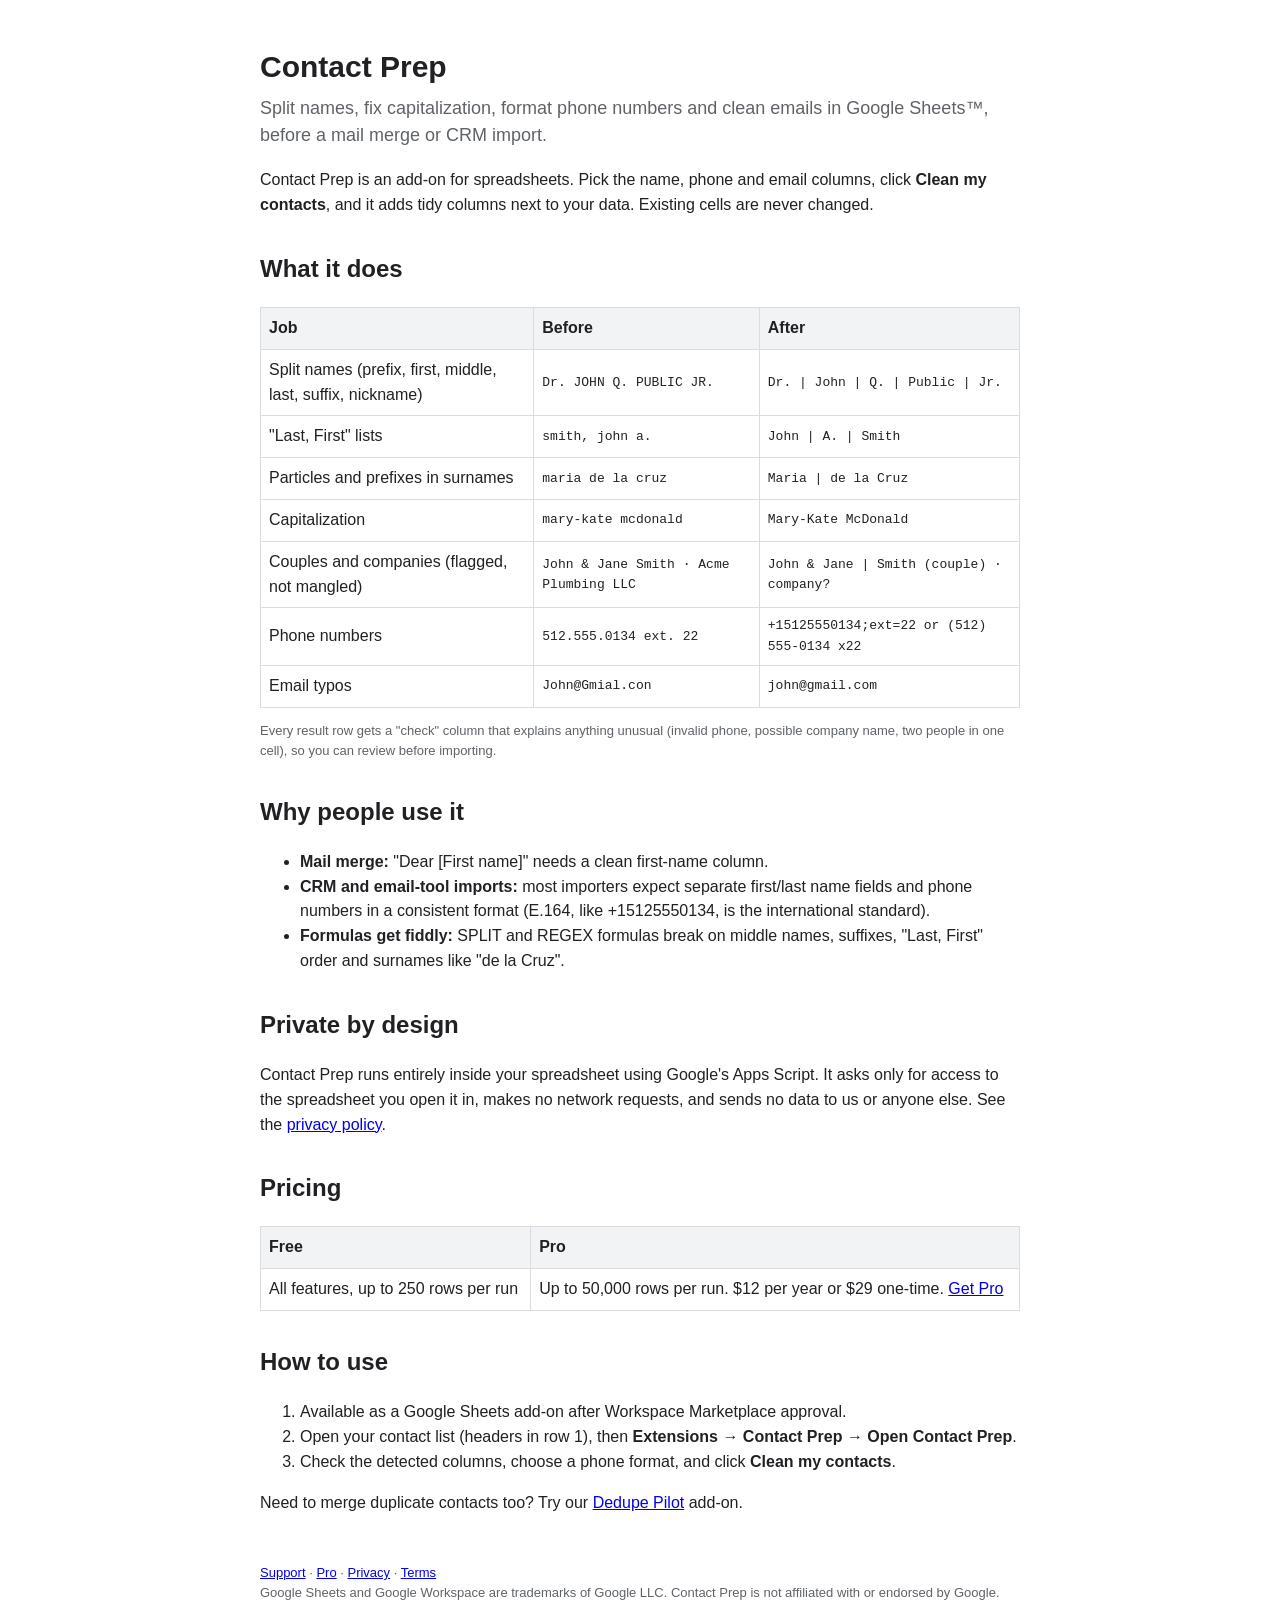
<file: index.html>
<!doctype html><html lang="en"><head><meta charset="utf-8"><meta name="viewport" content="width=device-width,initial-scale=1">
<title>Contact Prep: split names and format phone numbers in Google Sheets</title>
<meta name="description" content="Split full names into first, middle and last, fix ALL CAPS names, format phone numbers to +1 or (555) style, and fix email typos in Google Sheets. Runs inside your spreadsheet; free up to 250 rows per run.">
<link rel="canonical" href="https://nxrivard-sudo.github.io/contact-prep/">
<link rel="stylesheet" href="style.css"></head><body>
<h1>Contact Prep</h1>
<p class="sub">Split names, fix capitalization, format phone numbers and clean emails in Google Sheets&trade;, before a mail merge or CRM import.</p>
<p>Contact Prep is an add-on for spreadsheets. Pick the name, phone and email columns, click <b>Clean my contacts</b>, and it adds tidy columns next to your data. Existing cells are never changed.</p>
<h2>What it does</h2>
<table class="grid"><tr><th>Job</th><th>Before</th><th>After</th></tr>
<tr><td>Split names (prefix, first, middle, last, suffix, nickname)</td><td>Dr. JOHN Q. PUBLIC JR.</td><td>Dr. | John | Q. | Public | Jr.</td></tr>
<tr><td>"Last, First" lists</td><td>smith, john a.</td><td>John | A. | Smith</td></tr>
<tr><td>Particles and prefixes in surnames</td><td>maria de la cruz</td><td>Maria | de la Cruz</td></tr>
<tr><td>Capitalization</td><td>mary-kate mcdonald</td><td>Mary-Kate McDonald</td></tr>
<tr><td>Couples and companies (flagged, not mangled)</td><td>John & Jane Smith &middot; Acme Plumbing LLC</td><td>John & Jane | Smith (couple) &middot; company?</td></tr>
<tr><td>Phone numbers</td><td>512.555.0134 ext. 22</td><td>+15125550134;ext=22 or (512) 555-0134 x22</td></tr>
<tr><td>Email typos</td><td>John@Gmial.con</td><td>john@gmail.com</td></tr></table>
<p class="note">Every result row gets a "check" column that explains anything unusual (invalid phone, possible company name, two people in one cell), so you can review before importing.</p>
<h2>Why people use it</h2>
<ul><li><b>Mail merge:</b> "Dear [First name]" needs a clean first-name column.</li>
<li><b>CRM and email-tool imports:</b> most importers expect separate first/last name fields and phone numbers in a consistent format (E.164, like +15125550134, is the international standard).</li>
<li><b>Formulas get fiddly:</b> SPLIT and REGEX formulas break on middle names, suffixes, "Last, First" order and surnames like "de la Cruz".</li></ul>
<h2>Private by design</h2>
<p>Contact Prep runs entirely inside your spreadsheet using Google's Apps Script. It asks only for access to the spreadsheet you open it in, makes no network requests, and sends no data to us or anyone else. See the <a href="privacy.html">privacy policy</a>.</p>
<h2>Pricing</h2>
<table><tr><th>Free</th><th>Pro</th></tr><tr><td>All features, up to 250 rows per run</td><td>Up to 50,000 rows per run. $12 per year or $29 one-time. <a href="pro.html">Get Pro</a></td></tr></table>
<h2>How to use</h2>
<ol><li>Available as a Google Sheets add-on after Workspace Marketplace approval.</li>
<li>Open your contact list (headers in row 1), then <b>Extensions &rarr; Contact Prep &rarr; Open Contact Prep</b>.</li>
<li>Check the detected columns, choose a phone format, and click <b>Clean my contacts</b>.</li></ol>
<p>Need to merge duplicate contacts too? Try our <a href="https://nxrivard-sudo.github.io/dedupe-pilot/">Dedupe Pilot</a> add-on.</p>
<footer><a href="support.html">Support</a> &middot; <a href="pro.html">Pro</a> &middot; <a href="privacy.html">Privacy</a> &middot; <a href="terms.html">Terms</a><br>
Google Sheets and Google Workspace are trademarks of Google LLC. Contact Prep is not affiliated with or endorsed by Google.</footer>
</body></html>
</file>
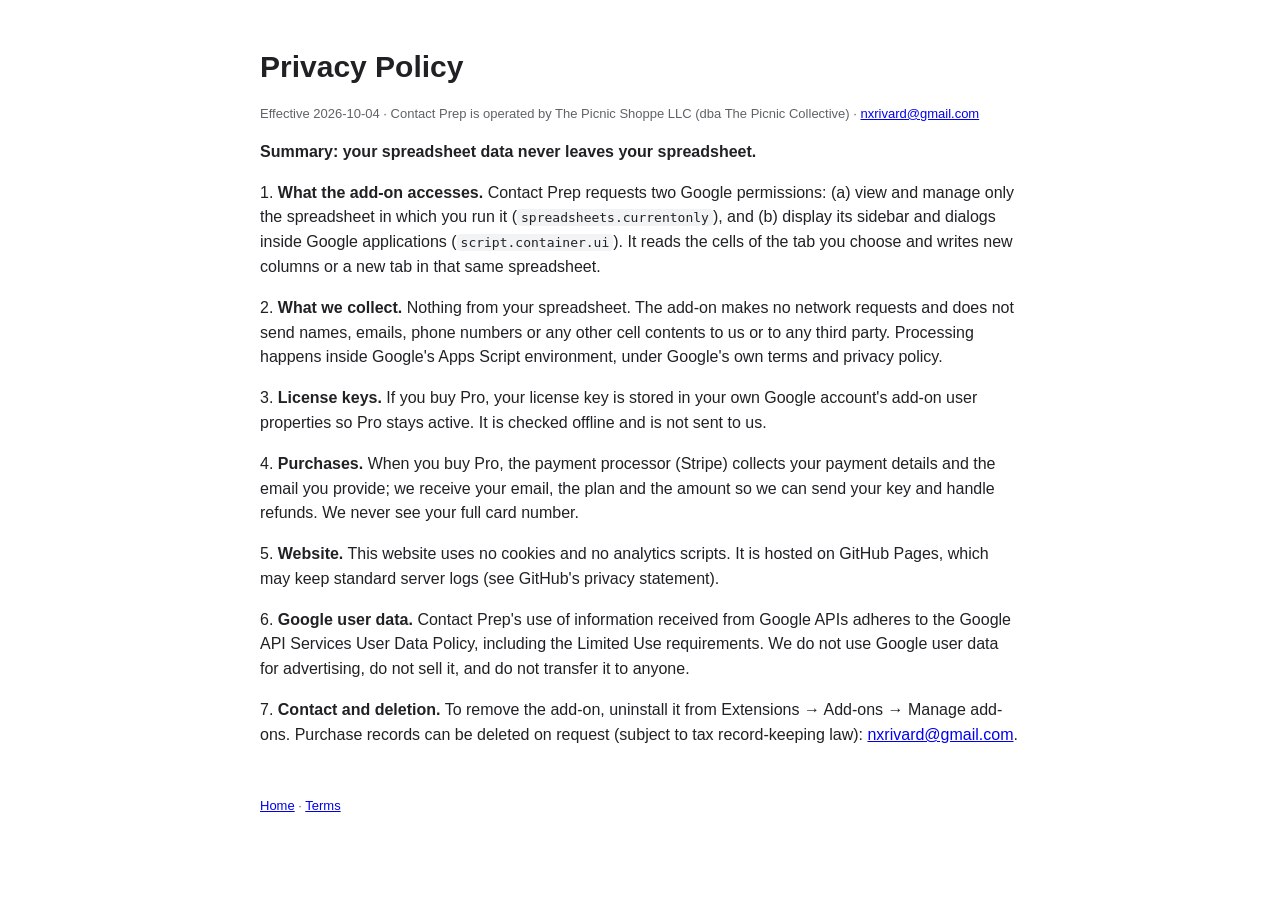
<file: privacy.html>
<!doctype html><html lang="en"><head><meta charset="utf-8"><meta name="viewport" content="width=device-width,initial-scale=1"><title>Contact Prep: Privacy Policy</title><link rel="stylesheet" href="style.css"></head><body>
<h1>Privacy Policy</h1><p class="note">Effective 2026-10-04 &middot; Contact Prep is operated by The Picnic Shoppe LLC (dba The Picnic Collective) &middot; <a href="mailto:nxrivard@gmail.com">nxrivard@gmail.com</a></p>
<p><b>Summary: your spreadsheet data never leaves your spreadsheet.</b></p>
<p>1. <b>What the add-on accesses.</b> Contact Prep requests two Google permissions: (a) view and manage only the spreadsheet in which you run it (<code>spreadsheets.currentonly</code>), and (b) display its sidebar and dialogs inside Google applications (<code>script.container.ui</code>). It reads the cells of the tab you choose and writes new columns or a new tab in that same spreadsheet.</p>
<p>2. <b>What we collect.</b> Nothing from your spreadsheet. The add-on makes no network requests and does not send names, emails, phone numbers or any other cell contents to us or to any third party. Processing happens inside Google's Apps Script environment, under Google's own terms and privacy policy.</p>
<p>3. <b>License keys.</b> If you buy Pro, your license key is stored in your own Google account's add-on user properties so Pro stays active. It is checked offline and is not sent to us.</p>
<p>4. <b>Purchases.</b> When you buy Pro, the payment processor (Stripe) collects your payment details and the email you provide; we receive your email, the plan and the amount so we can send your key and handle refunds. We never see your full card number.</p>
<p>5. <b>Website.</b> This website uses no cookies and no analytics scripts. It is hosted on GitHub Pages, which may keep standard server logs (see GitHub's privacy statement).</p>
<p>6. <b>Google user data.</b> Contact Prep's use of information received from Google APIs adheres to the Google API Services User Data Policy, including the Limited Use requirements. We do not use Google user data for advertising, do not sell it, and do not transfer it to anyone.</p>
<p>7. <b>Contact and deletion.</b> To remove the add-on, uninstall it from Extensions &rarr; Add-ons &rarr; Manage add-ons. Purchase records can be deleted on request (subject to tax record-keeping law): <a href="mailto:nxrivard@gmail.com">nxrivard@gmail.com</a>.</p>
<footer><a href="index.html">Home</a> &middot; <a href="terms.html">Terms</a></footer></body></html>
</file>
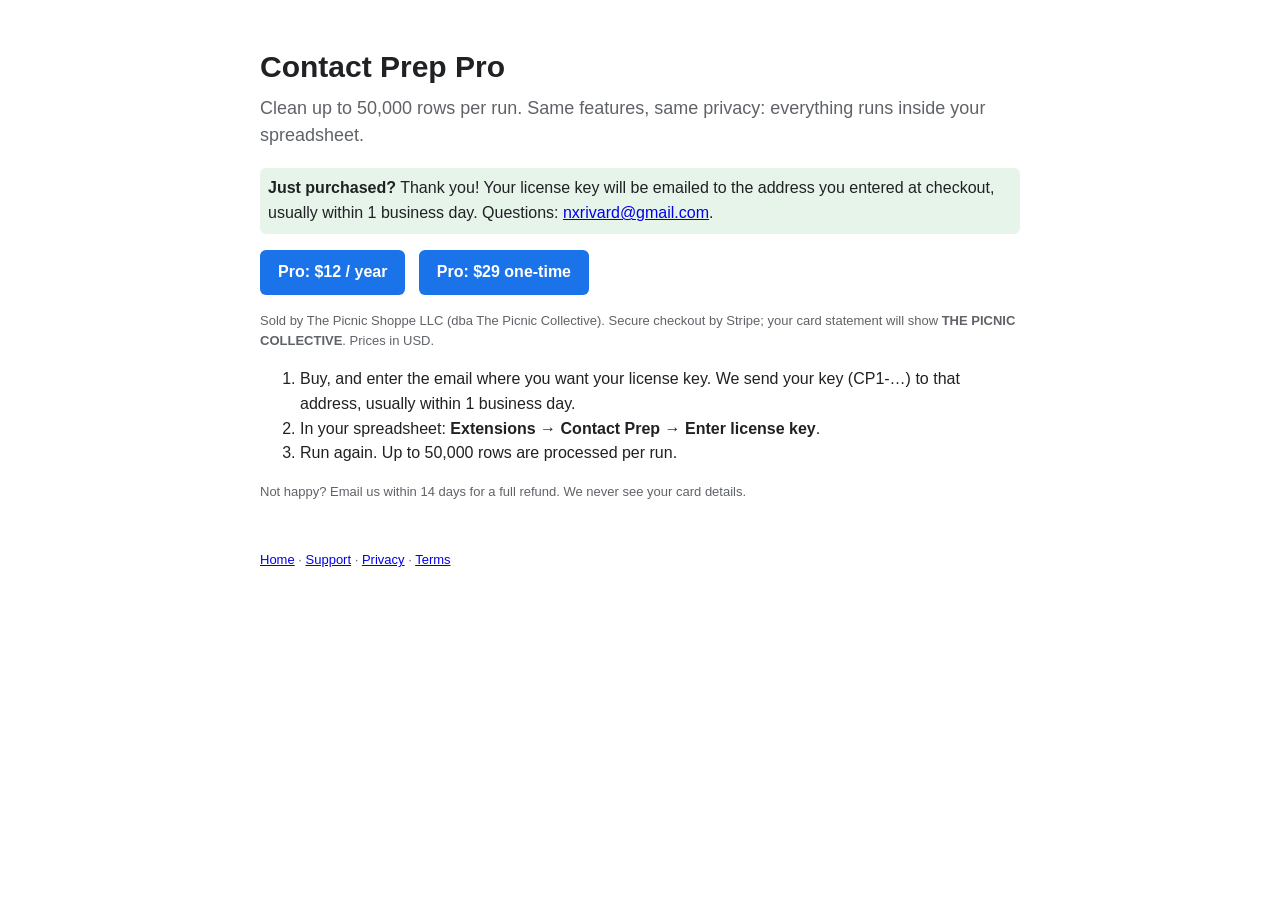
<file: pro.html>
<!doctype html><html lang="en"><head><meta charset="utf-8"><meta name="viewport" content="width=device-width,initial-scale=1">
<title>Contact Prep Pro</title><link rel="canonical" href="https://nxrivard-sudo.github.io/contact-prep/pro.html"><link rel="stylesheet" href="style.css"></head><body>
<h1>Contact Prep Pro</h1>
<p class="sub">Clean up to 50,000 rows per run. Same features, same privacy: everything runs inside your spreadsheet.</p>
<p style="background:#e6f4ea;padding:8px;border-radius:6px"><b>Just purchased?</b> Thank you! Your license key will be emailed to the address you entered at checkout, usually within 1 business day. Questions: <a href="mailto:nxrivard@gmail.com">nxrivard@gmail.com</a>.</p>
<p><a class="cta" href="https://buy.stripe.com/3cI9AUgkWeN5dVIbF65c402">Pro: $12 / year</a> &nbsp; <a class="cta" href="https://buy.stripe.com/9B64gAb0CgVd4l8dNe5c403">Pro: $29 one-time</a></p>
<p class="note">Sold by The Picnic Shoppe LLC (dba The Picnic Collective). Secure checkout by Stripe; your card statement will show <b>THE PICNIC COLLECTIVE</b>. Prices in USD.</p>
<ol><li>Buy, and enter the email where you want your license key. We send your key (CP1-&hellip;) to that address, usually within 1 business day.</li>
<li>In your spreadsheet: <b>Extensions &rarr; Contact Prep &rarr; Enter license key</b>.</li>
<li>Run again. Up to 50,000 rows are processed per run.</li></ol>
<p class="note">Not happy? Email us within 14 days for a full refund. We never see your card details.</p>
<footer><a href="index.html">Home</a> &middot; <a href="support.html">Support</a> &middot; <a href="privacy.html">Privacy</a> &middot; <a href="terms.html">Terms</a></footer>
</body></html>
</file>
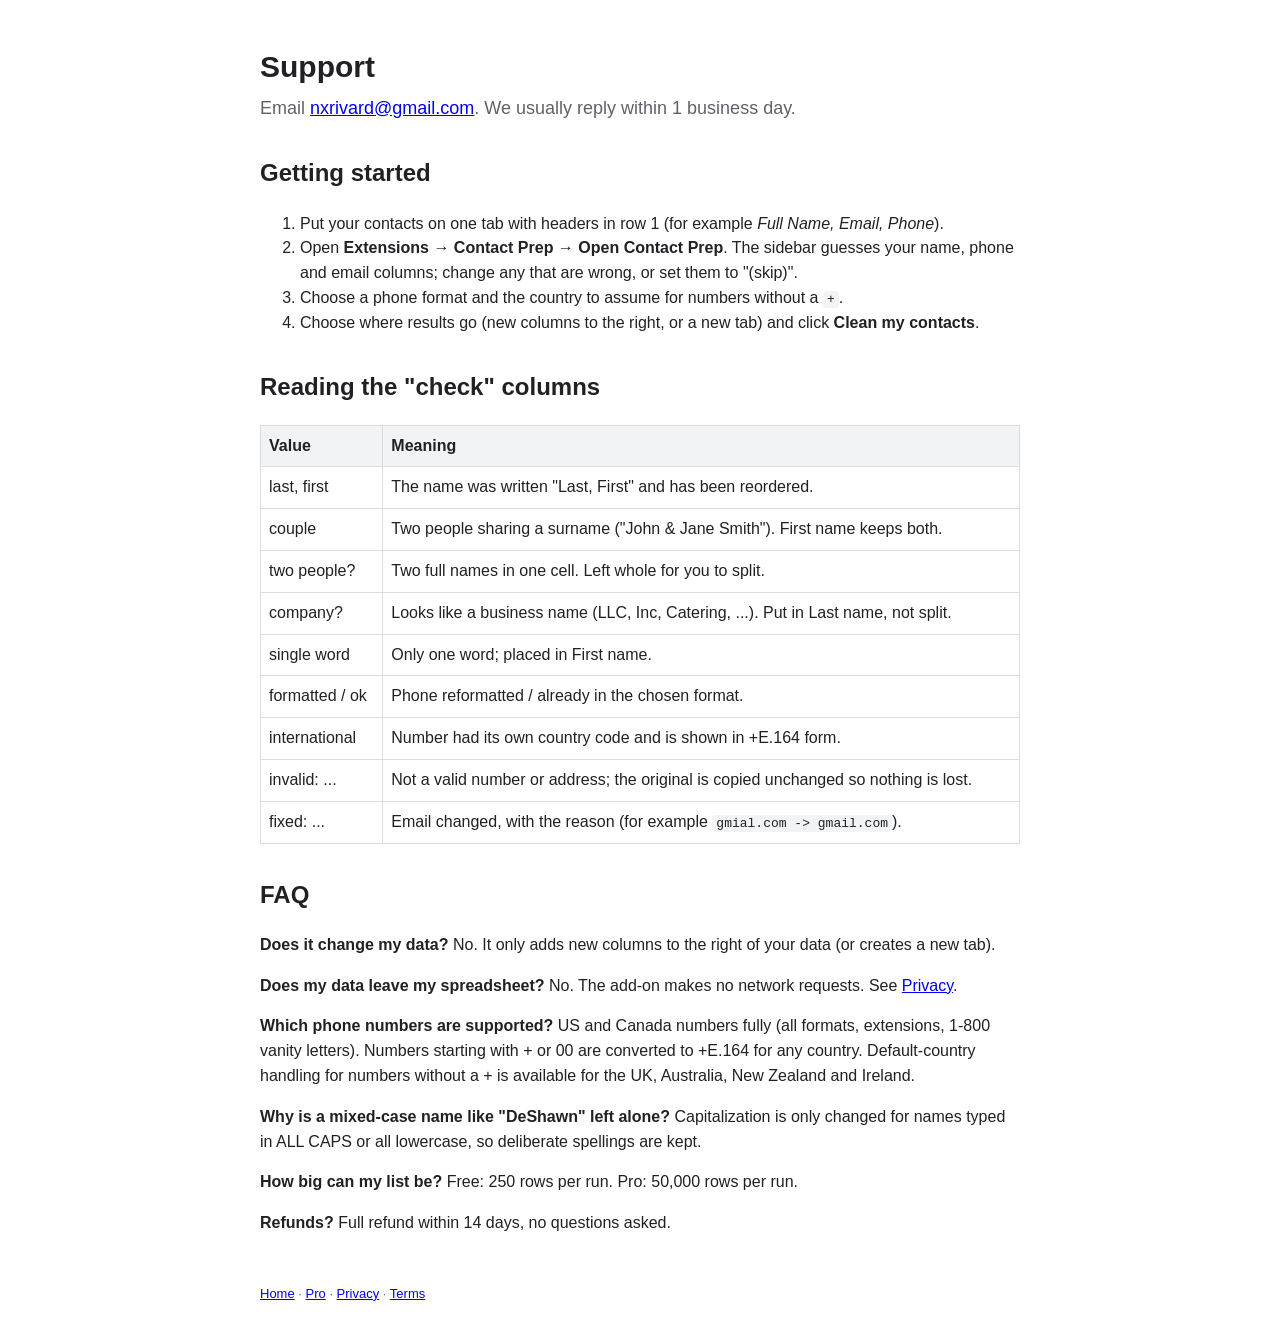
<file: support.html>
<!doctype html><html lang="en"><head><meta charset="utf-8"><meta name="viewport" content="width=device-width,initial-scale=1"><title>Contact Prep: Support and FAQ</title><link rel="canonical" href="https://nxrivard-sudo.github.io/contact-prep/support.html"><link rel="stylesheet" href="style.css"></head><body>
<h1>Support</h1><p class="sub">Email <a href="mailto:nxrivard@gmail.com">nxrivard@gmail.com</a>. We usually reply within 1 business day.</p>
<h2>Getting started</h2>
<ol><li>Put your contacts on one tab with headers in row 1 (for example <i>Full Name, Email, Phone</i>).</li>
<li>Open <b>Extensions &rarr; Contact Prep &rarr; Open Contact Prep</b>. The sidebar guesses your name, phone and email columns; change any that are wrong, or set them to "(skip)".</li>
<li>Choose a phone format and the country to assume for numbers without a <code>+</code>.</li>
<li>Choose where results go (new columns to the right, or a new tab) and click <b>Clean my contacts</b>.</li></ol>
<h2>Reading the "check" columns</h2>
<table><tr><th>Value</th><th>Meaning</th></tr>
<tr><td>last, first</td><td>The name was written "Last, First" and has been reordered.</td></tr>
<tr><td>couple</td><td>Two people sharing a surname ("John &amp; Jane Smith"). First name keeps both.</td></tr>
<tr><td>two people?</td><td>Two full names in one cell. Left whole for you to split.</td></tr>
<tr><td>company?</td><td>Looks like a business name (LLC, Inc, Catering, ...). Put in Last name, not split.</td></tr>
<tr><td>single word</td><td>Only one word; placed in First name.</td></tr>
<tr><td>formatted / ok</td><td>Phone reformatted / already in the chosen format.</td></tr>
<tr><td>international</td><td>Number had its own country code and is shown in +E.164 form.</td></tr>
<tr><td>invalid: ...</td><td>Not a valid number or address; the original is copied unchanged so nothing is lost.</td></tr>
<tr><td>fixed: ...</td><td>Email changed, with the reason (for example <code>gmial.com -&gt; gmail.com</code>).</td></tr></table>
<h2>FAQ</h2>
<p><b>Does it change my data?</b> No. It only adds new columns to the right of your data (or creates a new tab).</p>
<p><b>Does my data leave my spreadsheet?</b> No. The add-on makes no network requests. See <a href="privacy.html">Privacy</a>.</p>
<p><b>Which phone numbers are supported?</b> US and Canada numbers fully (all formats, extensions, 1-800 vanity letters). Numbers starting with + or 00 are converted to +E.164 for any country. Default-country handling for numbers without a + is available for the UK, Australia, New Zealand and Ireland.</p>
<p><b>Why is a mixed-case name like "DeShawn" left alone?</b> Capitalization is only changed for names typed in ALL CAPS or all lowercase, so deliberate spellings are kept.</p>
<p><b>How big can my list be?</b> Free: 250 rows per run. Pro: 50,000 rows per run.</p>
<p><b>Refunds?</b> Full refund within 14 days, no questions asked.</p>
<footer><a href="index.html">Home</a> &middot; <a href="pro.html">Pro</a> &middot; <a href="privacy.html">Privacy</a> &middot; <a href="terms.html">Terms</a></footer></body></html>
</file>
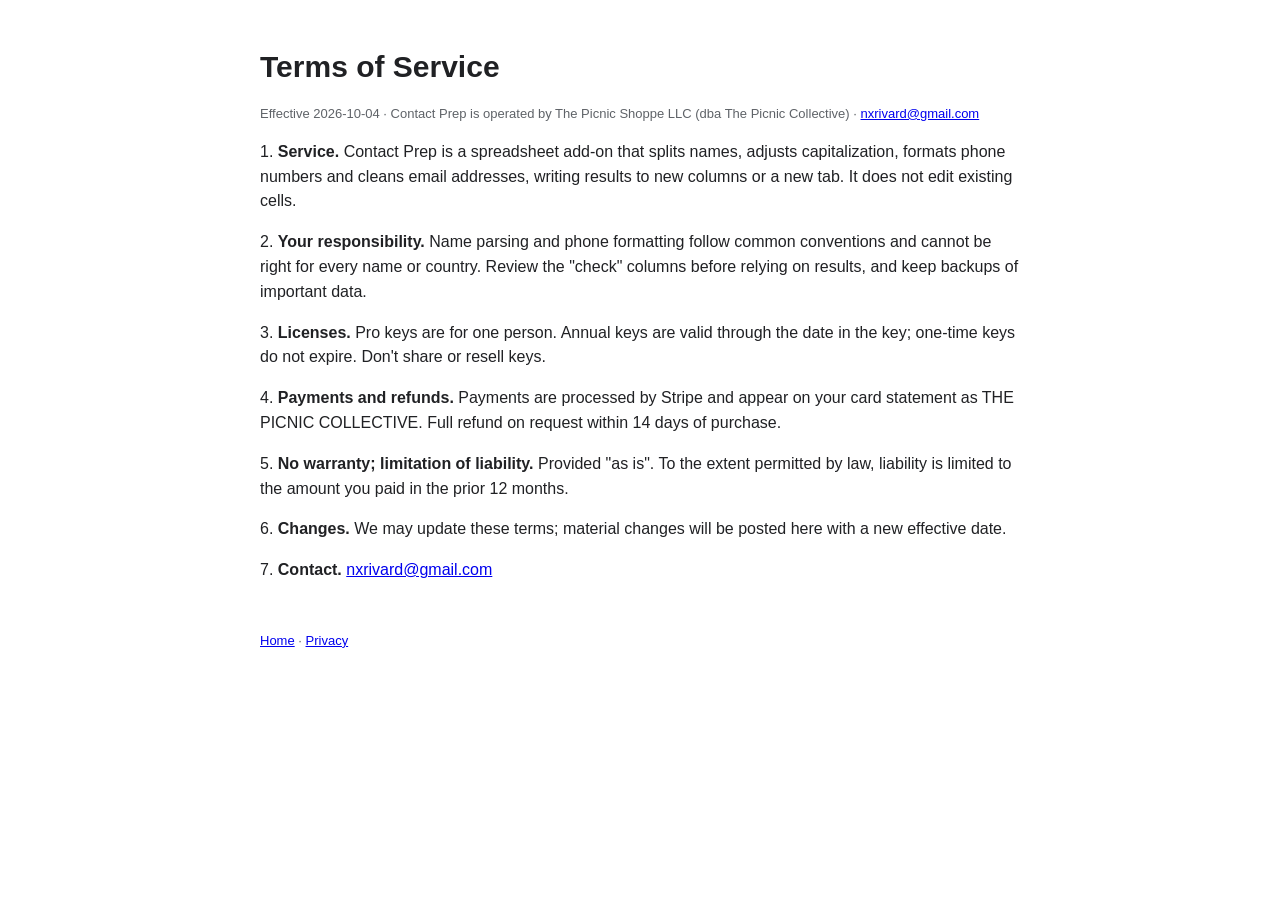
<file: terms.html>
<!doctype html><html lang="en"><head><meta charset="utf-8"><meta name="viewport" content="width=device-width,initial-scale=1"><title>Contact Prep: Terms of Service</title><link rel="stylesheet" href="style.css"></head><body>
<h1>Terms of Service</h1><p class="note">Effective 2026-10-04 &middot; Contact Prep is operated by The Picnic Shoppe LLC (dba The Picnic Collective) &middot; <a href="mailto:nxrivard@gmail.com">nxrivard@gmail.com</a></p>
<p>1. <b>Service.</b> Contact Prep is a spreadsheet add-on that splits names, adjusts capitalization, formats phone numbers and cleans email addresses, writing results to new columns or a new tab. It does not edit existing cells.</p>
<p>2. <b>Your responsibility.</b> Name parsing and phone formatting follow common conventions and cannot be right for every name or country. Review the "check" columns before relying on results, and keep backups of important data.</p>
<p>3. <b>Licenses.</b> Pro keys are for one person. Annual keys are valid through the date in the key; one-time keys do not expire. Don't share or resell keys.</p>
<p>4. <b>Payments and refunds.</b> Payments are processed by Stripe and appear on your card statement as THE PICNIC COLLECTIVE. Full refund on request within 14 days of purchase.</p>
<p>5. <b>No warranty; limitation of liability.</b> Provided "as is". To the extent permitted by law, liability is limited to the amount you paid in the prior 12 months.</p>
<p>6. <b>Changes.</b> We may update these terms; material changes will be posted here with a new effective date.</p>
<p>7. <b>Contact.</b> <a href="mailto:nxrivard@gmail.com">nxrivard@gmail.com</a></p>
<footer><a href="index.html">Home</a> &middot; <a href="privacy.html">Privacy</a></footer></body></html>
</file>
<file: style.css>
body{font-family:-apple-system,Segoe UI,Roboto,Arial,sans-serif;max-width:760px;margin:0 auto;padding:24px;color:#202124;line-height:1.55}
h1{font-size:30px;margin-bottom:4px} h2{margin-top:32px} .sub{color:#5f6368;font-size:18px;margin-top:0}
.cta{display:inline-block;background:#1a73e8;color:#fff;padding:10px 18px;border-radius:6px;text-decoration:none;font-weight:600}
table{border-collapse:collapse;width:100%} td,th{border:1px solid #dadce0;padding:8px;text-align:left} th{background:#f1f3f4}
.note{color:#5f6368;font-size:13px} footer{margin-top:48px;font-size:13px;color:#5f6368}
pre,code{background:#f1f3f4;border-radius:4px;padding:1px 4px;font-size:13px} .ok{color:#137333} .flag{color:#b06000}
.grid td:nth-child(n+2){font-family:ui-monospace,Menlo,monospace;font-size:13px}
</file>
